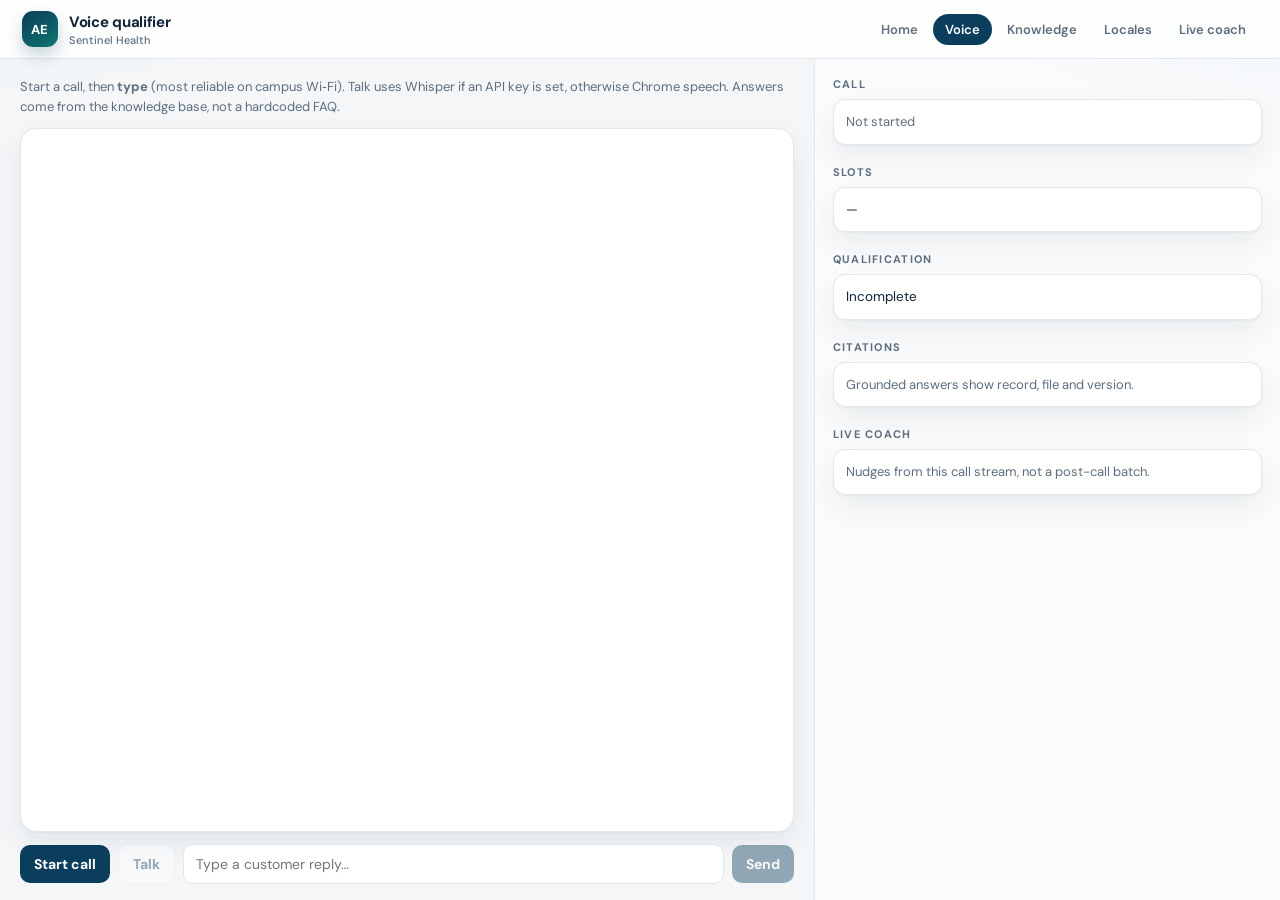
<file: q1_voice_agent/static/index.html>
<!DOCTYPE html>
<html lang="en">
<head>
<meta charset="utf-8">
<title>Voice qualifier · Aether Console</title>
<meta name="viewport" content="width=device-width, initial-scale=1">
<link rel="preconnect" href="https://fonts.googleapis.com">
<link href="https://fonts.googleapis.com/css2?family=DM+Sans:wght@400;500;600;700;800&family=IBM+Plex+Mono:wght@400;500&display=swap" rel="stylesheet">
<link rel="stylesheet" href="/static/app.css">
</head>
<body>
<header class="topbar">
  <a class="brand" href="/">
    <div class="mark">AE</div>
    <div><h1>Voice qualifier</h1><small>Sentinel Health</small></div>
  </a>
  <nav class="nav">
    <a href="/">Home</a>
    <a class="active" href="/agent">Voice</a>
    <a href="/kb">Knowledge</a>
    <a href="/native">Locales</a>
    <a href="/live">Live coach</a>
  </nav>
</header>
<div class="split">
  <section class="chat-pane">
    <p class="hint">Start a call, then <b>type</b> (most reliable on campus Wi‑Fi). Talk uses Whisper if an API key is set, otherwise Chrome speech. Answers come from the knowledge base, not a hardcoded FAQ.</p>
    <div class="log" id="log"></div>
    <div class="composer">
      <button id="start">Start call</button>
      <button id="talk" class="secondary" disabled>Talk</button>
      <input id="text" placeholder="Type a customer reply…" disabled>
      <button id="send" disabled>Send</button>
    </div>
  </section>
  <aside class="side">
    <h2>Call</h2>
    <div id="callmeta" class="side-card hint">Not started</div>
    <h2>Slots</h2>
    <div id="slots" class="side-card">—</div>
    <h2>Qualification</h2>
    <div id="qual" class="side-card">Incomplete</div>
    <h2>Citations</h2>
    <div id="cites" class="side-card hint">Grounded answers show record, file and version.</div>
    <h2>Live coach</h2>
    <div id="nudges" class="side-card hint">Nudges from this call stream, not a post-call batch.</div>
  </aside>
</div>
<script>
let callId = null;
let whisperOn = false;
const logEl = document.getElementById('log');
function add(role, text) {
  const d = document.createElement('div');
  d.className = 'msg ' + (role === 'agent' ? 'agent' : 'cust');
  d.innerHTML = `<div class="who">${role === 'agent' ? 'Agent' : 'You'}</div>${text}`;
  logEl.appendChild(d);
  logEl.scrollTop = logEl.scrollHeight;
}
function playTts(text) {
  const url = '/agent/tts?lang=en&text=' + encodeURIComponent(text);
  const a = new Audio(url);
  a.play().catch(() => {});
}
function renderState(data) {
  document.getElementById('callmeta').textContent = `call ${data.call_id || callId} · ended=${!!data.ended} · lead=${data.lead_id || '—'}`;
  const s = data.slots || {};
  document.getElementById('slots').innerHTML = Object.keys(s).length
    ? Object.entries(s).map(([k,v]) => `<span class="pill">${k}: ${v}</span>`).join('') : '—';
  const q = data.qualification || {};
  const cls = q.status === 'Qualified' ? 'ok' : (q.status === 'Not Eligible' ? 'bad' : 'warn');
  document.getElementById('qual').innerHTML = q.status
    ? `<span class="pill ${cls}">${q.status}</span> ${q.plan || ''} <div class="hint">${(q.reasons||[]).join('; ')}</div>`
    : 'Incomplete';
  const cites = (data.citations && data.citations.length) ? data.citations
    : ((data.retrieval||{}).hits||[]).map(h => h.citation);
  document.getElementById('cites').innerHTML = (cites||[]).map(c => `<div class="cite">${c}</div>`).join('') || '—';
  const nudges = data.nudges || [];
  document.getElementById('nudges').innerHTML = nudges.length
    ? nudges.map(n => `<div class="cite"><b>${n.kind}</b> (${n.confidence}) ${n.text}</div>`).join('')
    : 'No nudge yet.';
}
document.getElementById('start').onclick = async () => {
  const r = await fetch('/agent/start', {method:'POST'});
  const data = await r.json();
  callId = data.call_id;
  whisperOn = !!data.whisper;
  logEl.innerHTML = '';
  add('agent', data.reply);
  if (whisperOn) add('agent', 'Whisper is on. Click Talk, speak, click Talk again to send.');
  else add('agent', 'No API key — type in the box. Talk may fail on campus Wi‑Fi.');
  playTts(data.reply);
  renderState(data);
  document.getElementById('text').disabled = false;
  document.getElementById('send').disabled = false;
  document.getElementById('talk').disabled = false;
};
async function sendUtterance(t) {
  t = (t || '').trim();
  if (!t || !callId) return;
  add('customer', t);
  const r = await fetch('/agent/turn-text', {
    method:'POST', headers:{'Content-Type':'application/json'},
    body: JSON.stringify({call_id: callId, text: t})
  });
  const data = await r.json();
  const reply = data.reply || data.detail || 'I did not catch that.';
  add('agent', typeof reply === 'string' ? reply : JSON.stringify(reply));
  playTts(typeof reply === 'string' ? reply : '');
  renderState(data.reply ? data : {call_id: callId});
}
async function sendText() {
  const inp = document.getElementById('text');
  const t = inp.value.trim();
  inp.value = '';
  await sendUtterance(t);
}
document.getElementById('send').onclick = sendText;
document.getElementById('text').addEventListener('keydown', e => { if (e.key==='Enter') sendText(); });

const talk = document.getElementById('talk');
let listening = false;
let rec = null;
let draft = '';
let retriedLang = false;
let mediaRec = null;
let chunks = [];

function SpeechEngine() { return window.SpeechRecognition || window.webkitSpeechRecognition; }
function stopListen(sendDraft) {
  listening = false;
  talk.textContent = 'Talk';
  try { if (rec) rec.stop(); } catch (e) {}
  rec = null;
  if (sendDraft && draft.trim()) sendUtterance(draft.trim());
  draft = '';
}
function startListen(lang) {
  const SR = SpeechEngine();
  if (!SR) { add('agent', 'This browser cannot listen. Type in the box.'); return; }
  rec = new SR();
  rec.lang = lang; rec.interimResults = true; rec.continuous = true;
  listening = true; draft = '';
  talk.textContent = 'Listening… click to send';
  rec.onresult = (e) => {
    let said = '';
    for (let i = 0; i < e.results.length; i++) said += e.results[i][0].transcript;
    draft = said.trim();
  };
  rec.onerror = (e) => {
    const err = e.error || '';
    if (err === 'aborted' || err === 'no-speech') return;
    if (err === 'network' && !retriedLang) { retriedLang = true; try { rec.stop(); } catch (x) {} startListen('en-US'); return; }
    listening = false; talk.textContent = 'Talk'; rec = null;
    if (draft.trim()) { sendUtterance(draft.trim()); draft = ''; return; }
    if (err === 'network' || err === 'service-not-allowed')
      add('agent', 'Talk failed: Chrome could not reach Google speech. Type in the box.');
    else if (err === 'not-allowed') add('agent', 'Microphone denied. Type in the box.');
    else add('agent', 'Talk failed (' + err + '). Type in the box.');
  };
  rec.onend = () => {
    if (!listening) return;
    listening = false; talk.textContent = 'Talk';
    if (draft.trim()) sendUtterance(draft.trim());
    draft = ''; rec = null;
  };
  try { rec.start(); } catch (e) { listening = false; talk.textContent = 'Talk'; add('agent', 'Could not start the mic.'); }
}
talk.onclick = async () => {
  if (whisperOn) {
    if (listening) {
      listening = false; talk.textContent = 'Talk';
      if (mediaRec && mediaRec.state !== 'inactive') mediaRec.stop();
      return;
    }
    try {
      const stream = await navigator.mediaDevices.getUserMedia({audio: true});
      chunks = [];
      mediaRec = new MediaRecorder(stream);
      mediaRec.ondataavailable = e => { if (e.data.size) chunks.push(e.data); };
      mediaRec.onstop = async () => {
        stream.getTracks().forEach(t => t.stop());
        const blob = new Blob(chunks, {type: mediaRec.mimeType || 'audio/webm'});
        const fd = new FormData();
        fd.append('call_id', callId);
        fd.append('audio', blob, (mediaRec.mimeType || '').includes('mp4') ? 'clip.mp4' : 'clip.webm');
        const r = await fetch('/agent/turn-audio', {method: 'POST', body: fd});
        const data = await r.json();
        if (data.asr_text) add('customer', data.asr_text);
        const reply = data.reply || 'I did not catch that.';
        add('agent', reply); playTts(reply); renderState(data);
      };
      mediaRec.start(); listening = true;
      talk.textContent = 'Listening (Whisper)… click to send';
    } catch (e) { add('agent', 'Microphone denied. Type in the box.'); }
    return;
  }
  if (listening) { stopListen(true); return; }
  retriedLang = false; startListen('en-IN');
};
</script>
</body>
</html>
</file>
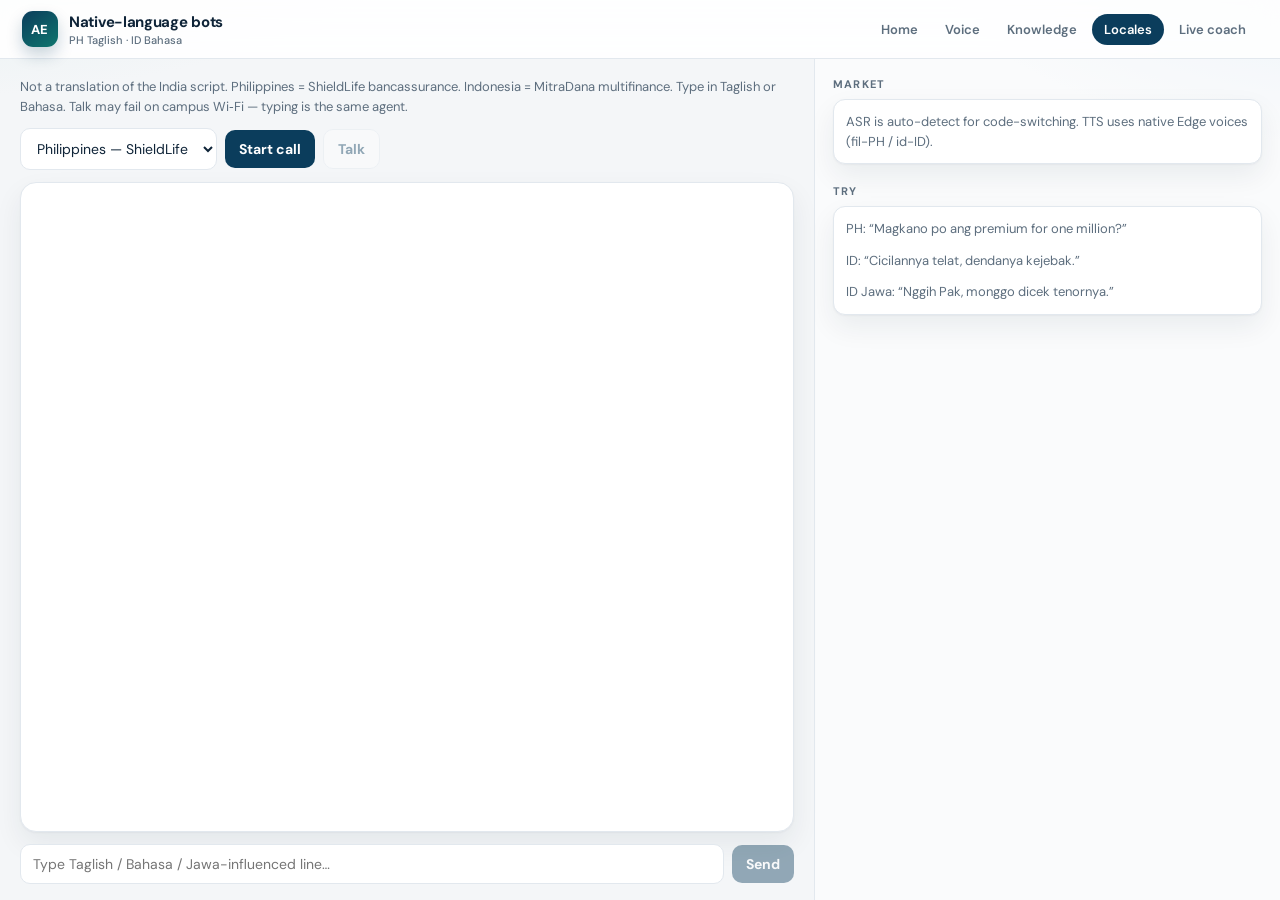
<file: q3_native_bots/static/index.html>
<!DOCTYPE html>
<html lang="en">
<head>
<meta charset="utf-8">
<title>Locales · Aether Console</title>
<meta name="viewport" content="width=device-width, initial-scale=1">
<link rel="preconnect" href="https://fonts.googleapis.com">
<link href="https://fonts.googleapis.com/css2?family=DM+Sans:wght@400;500;600;700;800&family=IBM+Plex+Mono:wght@400;500&display=swap" rel="stylesheet">
<link rel="stylesheet" href="/static/app.css">
</head>
<body>
<header class="topbar">
  <a class="brand" href="/">
    <div class="mark">AE</div>
    <div><h1>Native-language bots</h1><small>PH Taglish · ID Bahasa</small></div>
  </a>
  <nav class="nav">
    <a href="/">Home</a>
    <a href="/agent">Voice</a>
    <a href="/kb">Knowledge</a>
    <a class="active" href="/native">Locales</a>
    <a href="/live">Live coach</a>
  </nav>
</header>
<div class="split">
  <section class="chat-pane">
    <p class="hint">Not a translation of the India script. Philippines = ShieldLife bancassurance. Indonesia = MitraDana multifinance. Type in Taglish or Bahasa. Talk may fail on campus Wi‑Fi — typing is the same agent.</p>
    <div class="composer" style="margin-top:0">
      <select id="market">
        <option value="PH">Philippines — ShieldLife</option>
        <option value="ID">Indonesia — MitraDana</option>
      </select>
      <button id="start">Start call</button>
      <button id="talk" class="secondary" disabled>Talk</button>
      <span class="hint" id="meta"></span>
    </div>
    <div class="log" id="log" style="margin-top:12px"></div>
    <div class="composer">
      <input id="text" placeholder="Type Taglish / Bahasa / Jawa-influenced line…" disabled>
      <button id="send" disabled>Send</button>
    </div>
  </section>
  <aside class="side">
    <h2>Market</h2>
    <div class="side-card hint">ASR is auto-detect for code-switching. TTS uses native Edge voices (fil-PH / id-ID).</div>
    <h2>Try</h2>
    <div class="side-card">
      <p class="hint">PH: “Magkano po ang premium for one million?”</p>
      <p class="hint">ID: “Cicilannya telat, dendanya kejebak.”</p>
      <p class="hint" style="margin:0">ID Jawa: “Nggih Pak, monggo dicek tenornya.”</p>
    </div>
  </aside>
</div>
<script>
let callId=null, market='PH';
const logEl=document.getElementById('log');
function add(role,text){
  const d=document.createElement('div');
  d.className='msg '+(role==='cust'||role==='customer'?'cust':'agent');
  d.innerHTML=`<div class="who">${role==='cust'||role==='customer'?'You':'Agent'}</div>${text}`;
  logEl.appendChild(d); logEl.scrollTop=logEl.scrollHeight;
}
function tts(text, lang){ new Audio('/native/tts?lang='+lang+'&text='+encodeURIComponent(text)).play().catch(()=>{}); }
document.getElementById('start').onclick=async()=>{
  market=document.getElementById('market').value;
  const r=await fetch('/native/start/'+market,{method:'POST'});
  const d=await r.json(); callId=d.call_id; logEl.innerHTML='';
  add('agent', d.reply); tts(d.reply, market==='PH'?'fil':'id');
  document.getElementById('meta').textContent = d.company+' · '+d.use_case;
  document.getElementById('text').disabled=false; document.getElementById('send').disabled=false;
  document.getElementById('talk').disabled=false;
};
let listening=false;
document.getElementById('talk').onclick=()=>{
  const SR=window.SpeechRecognition||window.webkitSpeechRecognition;
  if(!SR){ add('agent','No browser speech API — type instead.'); return; }
  if(listening) return;
  const rec=new SR();
  rec.lang = market==='PH' ? 'fil-PH' : 'id-ID';
  rec.interimResults=false; rec.continuous=false;
  listening=true; document.getElementById('talk').textContent='Listening…';
  rec.onresult=e=>{
    const said=(e.results[0]&&e.results[0][0]&&e.results[0][0].transcript)||'';
    if(!said) return;
    add('cust', said);
    fetch('/native/turn-text',{method:'POST',headers:{'Content-Type':'application/json'},
      body:JSON.stringify({call_id:callId,text:said,market})})
      .then(r=>r.json()).then(d=>{
        const reply=d.reply||'I did not catch that.';
        add('agent', reply); tts(reply, market==='PH'?'fil':'id');
      });
  };
  rec.onerror=e=>{
    const err=e.error||'';
    if(err==='aborted'||err==='no-speech') return;
    if(err==='network'||err==='service-not-allowed'){
      add('agent','Talk failed: Chrome could not reach Google speech. Type in the box.');
      return;
    }
    add('agent','Could not hear that ('+err+'). Type instead.');
  };
  rec.onend=()=>{listening=false; document.getElementById('talk').textContent='Talk';};
  rec.start();
};
async function send(){
  const inp=document.getElementById('text'); const t=inp.value.trim(); if(!t) return; inp.value='';
  add('cust', t);
  const r=await fetch('/native/turn-text',{method:'POST',headers:{'Content-Type':'application/json'},body:JSON.stringify({call_id:callId,text:t,market})});
  const d=await r.json(); add('agent', d.reply); tts(d.reply, market==='PH'?'fil':'id');
}
document.getElementById('send').onclick=send;
document.getElementById('text').addEventListener('keydown',e=>{if(e.key==='Enter')send();});
</script>
</body>
</html>
</file>
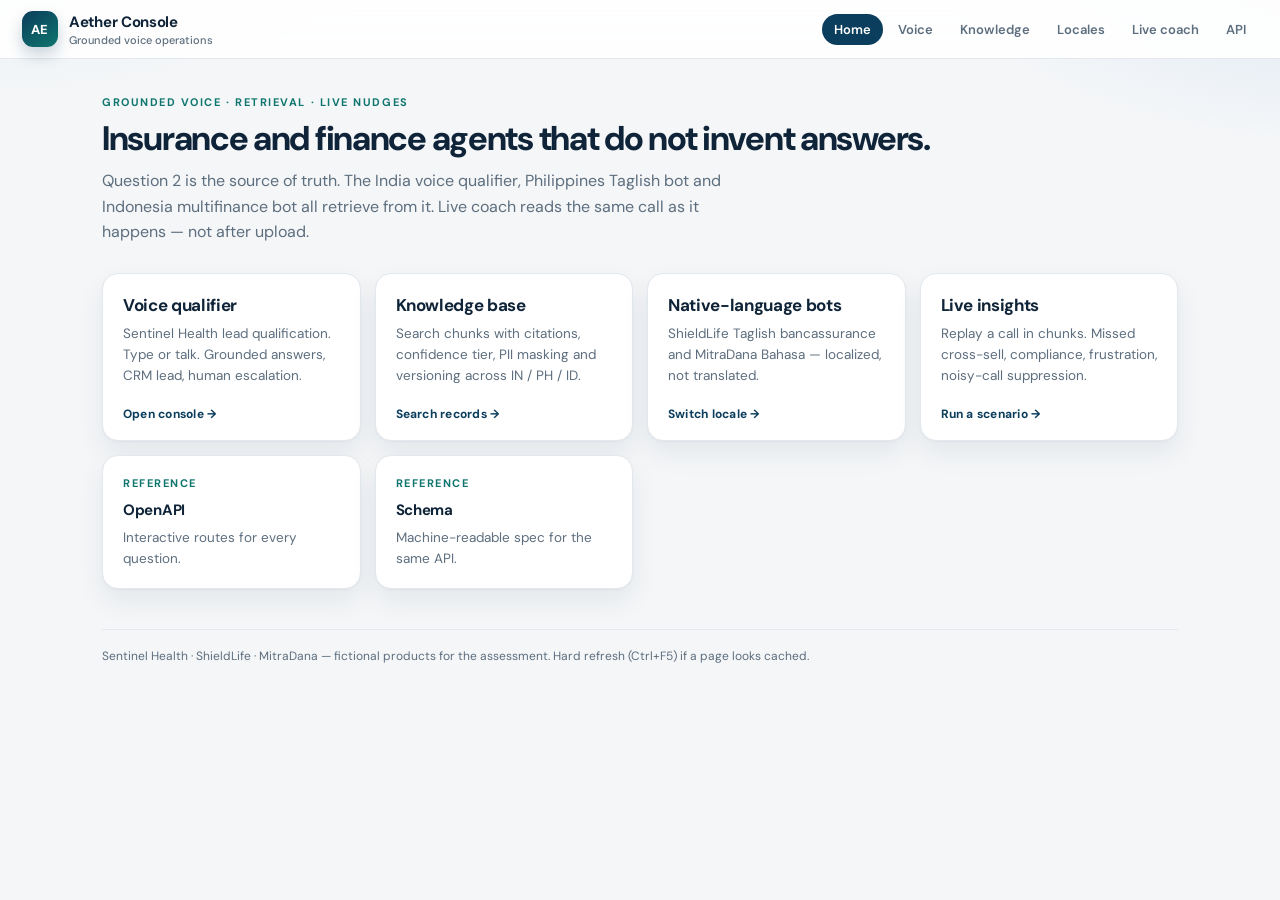
<file: static/home.html>
<!DOCTYPE html>
<html lang="en">
<head>
<meta charset="utf-8">
<title>Aether Console</title>
<meta name="viewport" content="width=device-width, initial-scale=1">
<link rel="preconnect" href="https://fonts.googleapis.com">
<link href="https://fonts.googleapis.com/css2?family=DM+Sans:ital,opsz,wght@0,9..40,400;0,9..40,500;0,9..40,600;0,9..40,700;0,9..40,800;1,9..40,400&family=IBM+Plex+Mono:wght@400;500&display=swap" rel="stylesheet">
<link rel="stylesheet" href="/static/app.css">
</head>
<body>
<header class="topbar">
  <a class="brand" href="/">
    <div class="mark">AE</div>
    <div><h1>Aether Console</h1><small>Grounded voice operations</small></div>
  </a>
  <nav class="nav">
    <a class="active" href="/">Home</a>
    <a href="/agent">Voice</a>
    <a href="/kb">Knowledge</a>
    <a href="/native">Locales</a>
    <a href="/live">Live coach</a>
    <a href="/docs">API</a>
  </nav>
</header>
<main class="page">
  <div class="hero">
    <p class="kicker">Grounded voice · retrieval · live nudges</p>
    <h2>Insurance and finance agents that do not invent answers.</h2>
    <p class="lede">Question 2 is the source of truth. The India voice qualifier, Philippines Taglish bot and Indonesia multifinance bot all retrieve from it. Live coach reads the same call as it happens — not after upload.</p>
  </div>
  <div class="cards">
    <a class="tile" href="/agent">
      <h3>Voice qualifier</h3>
      <p>Sentinel Health lead qualification. Type or talk. Grounded answers, CRM lead, human escalation.</p>
      <span class="go">Open console →</span>
    </a>
    <a class="tile" href="/kb">
      <h3>Knowledge base</h3>
      <p>Search chunks with citations, confidence tier, PII masking and versioning across IN / PH / ID.</p>
      <span class="go">Search records →</span>
    </a>
    <a class="tile" href="/native">
      <h3>Native-language bots</h3>
      <p>ShieldLife Taglish bancassurance and MitraDana Bahasa — localized, not translated.</p>
      <span class="go">Switch locale →</span>
    </a>
    <a class="tile" href="/live">
      <h3>Live insights</h3>
      <p>Replay a call in chunks. Missed cross-sell, compliance, frustration, noisy-call suppression.</p>
      <span class="go">Run a scenario →</span>
    </a>
    <a class="tile compact" href="/docs">
      <div class="kicker">Reference</div>
      <h3>OpenAPI</h3>
      <p>Interactive routes for every question.</p>
    </a>
    <a class="tile compact" href="/docs/openapi">
      <div class="kicker">Reference</div>
      <h3>Schema</h3>
      <p>Machine-readable spec for the same API.</p>
    </a>
  </div>
  <p class="footer">Sentinel Health · ShieldLife · MitraDana — fictional products for the assessment. Hard refresh (Ctrl+F5) if a page looks cached.</p>
</main>
</body>
</html>
</file>
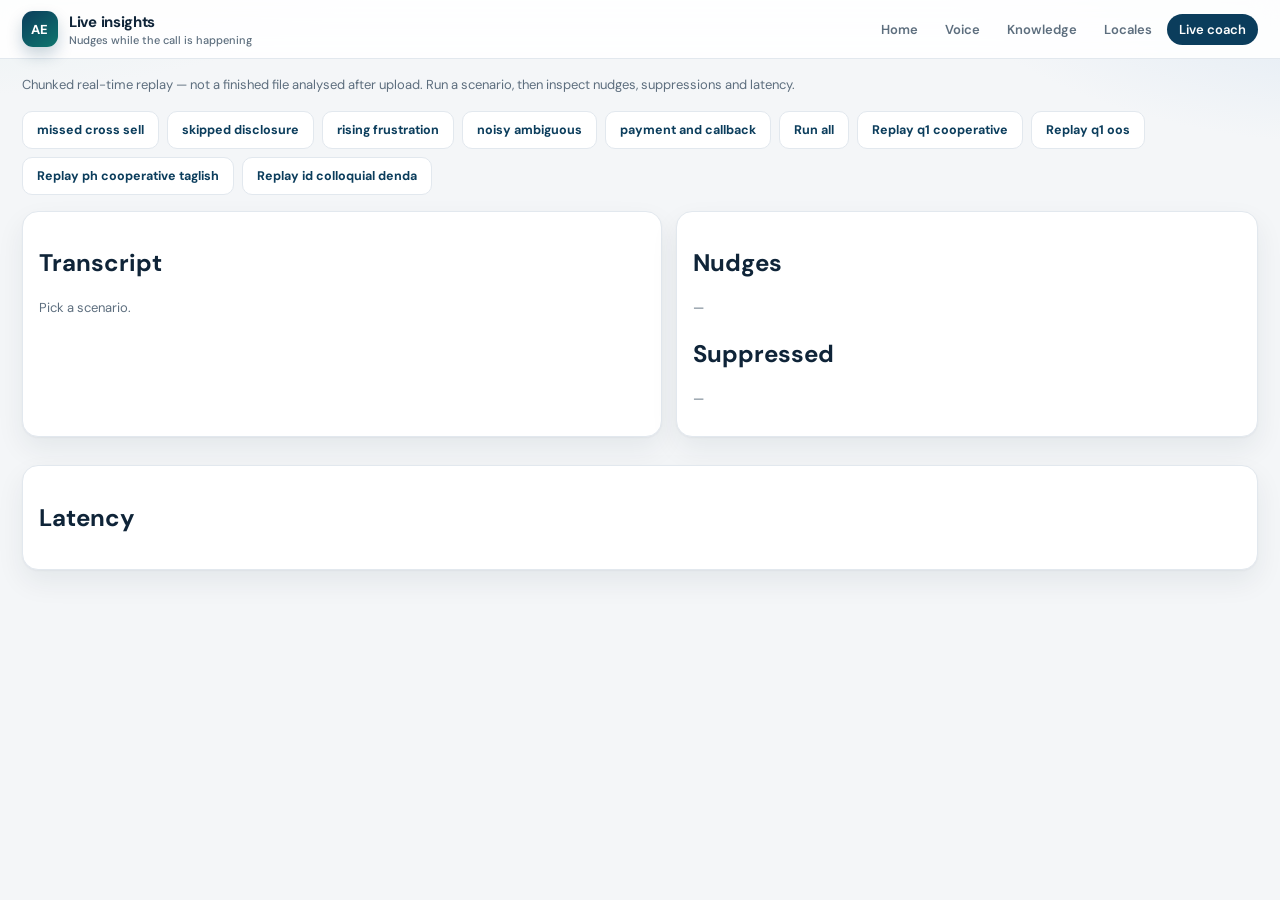
<file: q4_live_nudges/static/dashboard.html>
<!DOCTYPE html>
<html lang="en">
<head>
<meta charset="utf-8">
<title>Live coach · Aether Console</title>
<meta name="viewport" content="width=device-width, initial-scale=1">
<link rel="preconnect" href="https://fonts.googleapis.com">
<link href="https://fonts.googleapis.com/css2?family=DM+Sans:wght@400;500;600;700;800&family=IBM+Plex+Mono:wght@400;500&display=swap" rel="stylesheet">
<link rel="stylesheet" href="/static/app.css">
</head>
<body>
<header class="topbar">
  <a class="brand" href="/">
    <div class="mark">AE</div>
    <div><h1>Live insights</h1><small>Nudges while the call is happening</small></div>
  </a>
  <nav class="nav">
    <a href="/">Home</a>
    <a href="/agent">Voice</a>
    <a href="/kb">Knowledge</a>
    <a href="/native">Locales</a>
    <a class="active" href="/live">Live coach</a>
  </nav>
</header>
<p class="hint" style="padding:16px 22px 0;margin:0">Chunked real-time replay — not a finished file analysed after upload. Run a scenario, then inspect nudges, suppressions and latency.</p>
<div class="toolbar" id="btns"></div>
<div class="dash">
  <div class="panel"><h2>Transcript</h2><div id="tr" class="hint">Pick a scenario.</div></div>
  <div class="panel"><h2>Nudges</h2><div id="nu" class="hint">—</div><h2>Suppressed</h2><div id="su" class="hint">—</div></div>
  <div class="panel" style="grid-column:1/-1"><h2>Latency</h2><div id="lat"></div></div>
</div>
<script>
const names = ["missed_cross_sell","skipped_disclosure","rising_frustration","noisy_ambiguous","payment_and_callback"];
const btns = document.getElementById('btns');
names.forEach(n => {
  const b = document.createElement('button'); b.textContent = n.replaceAll('_',' '); b.onclick = () => run(n); btns.appendChild(b);
});
const all = document.createElement('button'); all.textContent = 'Run all'; all.onclick = () => run('all'); btns.appendChild(all);
['q1_cooperative','q1_oos','ph_cooperative_taglish','id_colloquial_denda'].forEach(stem => {
  const b = document.createElement('button'); b.textContent = 'Replay ' + stem.replaceAll('_',' '); b.onclick = () => replay(stem); btns.appendChild(b);
});
async function replay(stem) {
  document.getElementById('tr').textContent = 'Replaying ' + stem + ' …';
  const r = await fetch('/live/replay-transcript/' + stem + '?fast=true', {method:'POST'});
  const data = await r.json();
  if (data.error) { document.getElementById('tr').textContent = data.error; return; }
  const full = await fetch('/live/last/replay:' + stem).then(x => x.json());
  paint(full);
}
async function run(name) {
  document.getElementById('tr').textContent = 'Running ' + name + ' …';
  const r = await fetch('/live/run/' + name + '?fast=true', {method:'POST'});
  const data = await r.json();
  const first = data.results[data.results.length-1];
  const full = await fetch('/live/last/' + first.name).then(x => x.json());
  paint(full);
}
function paint(full) {
  document.getElementById('tr').innerHTML = (full.transcript||[]).map(t =>
    `<div class="line ${t.speaker}"><b>${t.speaker}</b> ${t.text}</div>`).join('') || '—';
  document.getElementById('nu').innerHTML = (full.nudges||[]).map(n =>
    `<div class="nudge ${n.kind}"><b>${n.kind}</b> · ${n.confidence}<br>${n.text}<br><i>${n.evidence}</i></div>`).join('') || '<em>none</em>';
  document.getElementById('su').innerHTML = (full.suppressed||[]).map(n =>
    `<div class="cite">${n.kind} — ${n.suppress_reason}</div>`).join('') || '<em>none</em>';
  const lat = full.latency || {};
  document.getElementById('lat').innerHTML = '<table><tr><th>component</th><th>n</th><th>p50</th><th>p95</th><th>mean</th></tr>' +
    Object.entries(lat).map(([k,s]) => `<tr><td>${k}</td><td>${s.count}</td><td>${s.p50_ms}</td><td>${s.p95_ms}</td><td>${s.mean_ms}</td></tr>`).join('') + '</table>';
}
try {
  const ws = new WebSocket((location.protocol==='https:'?'wss':'ws') + '://' + location.host + '/live/ws');
  ws.onmessage = ev => console.log('nudge ws', ev.data);
} catch (e) {}
</script>
</body>
</html>
</file>
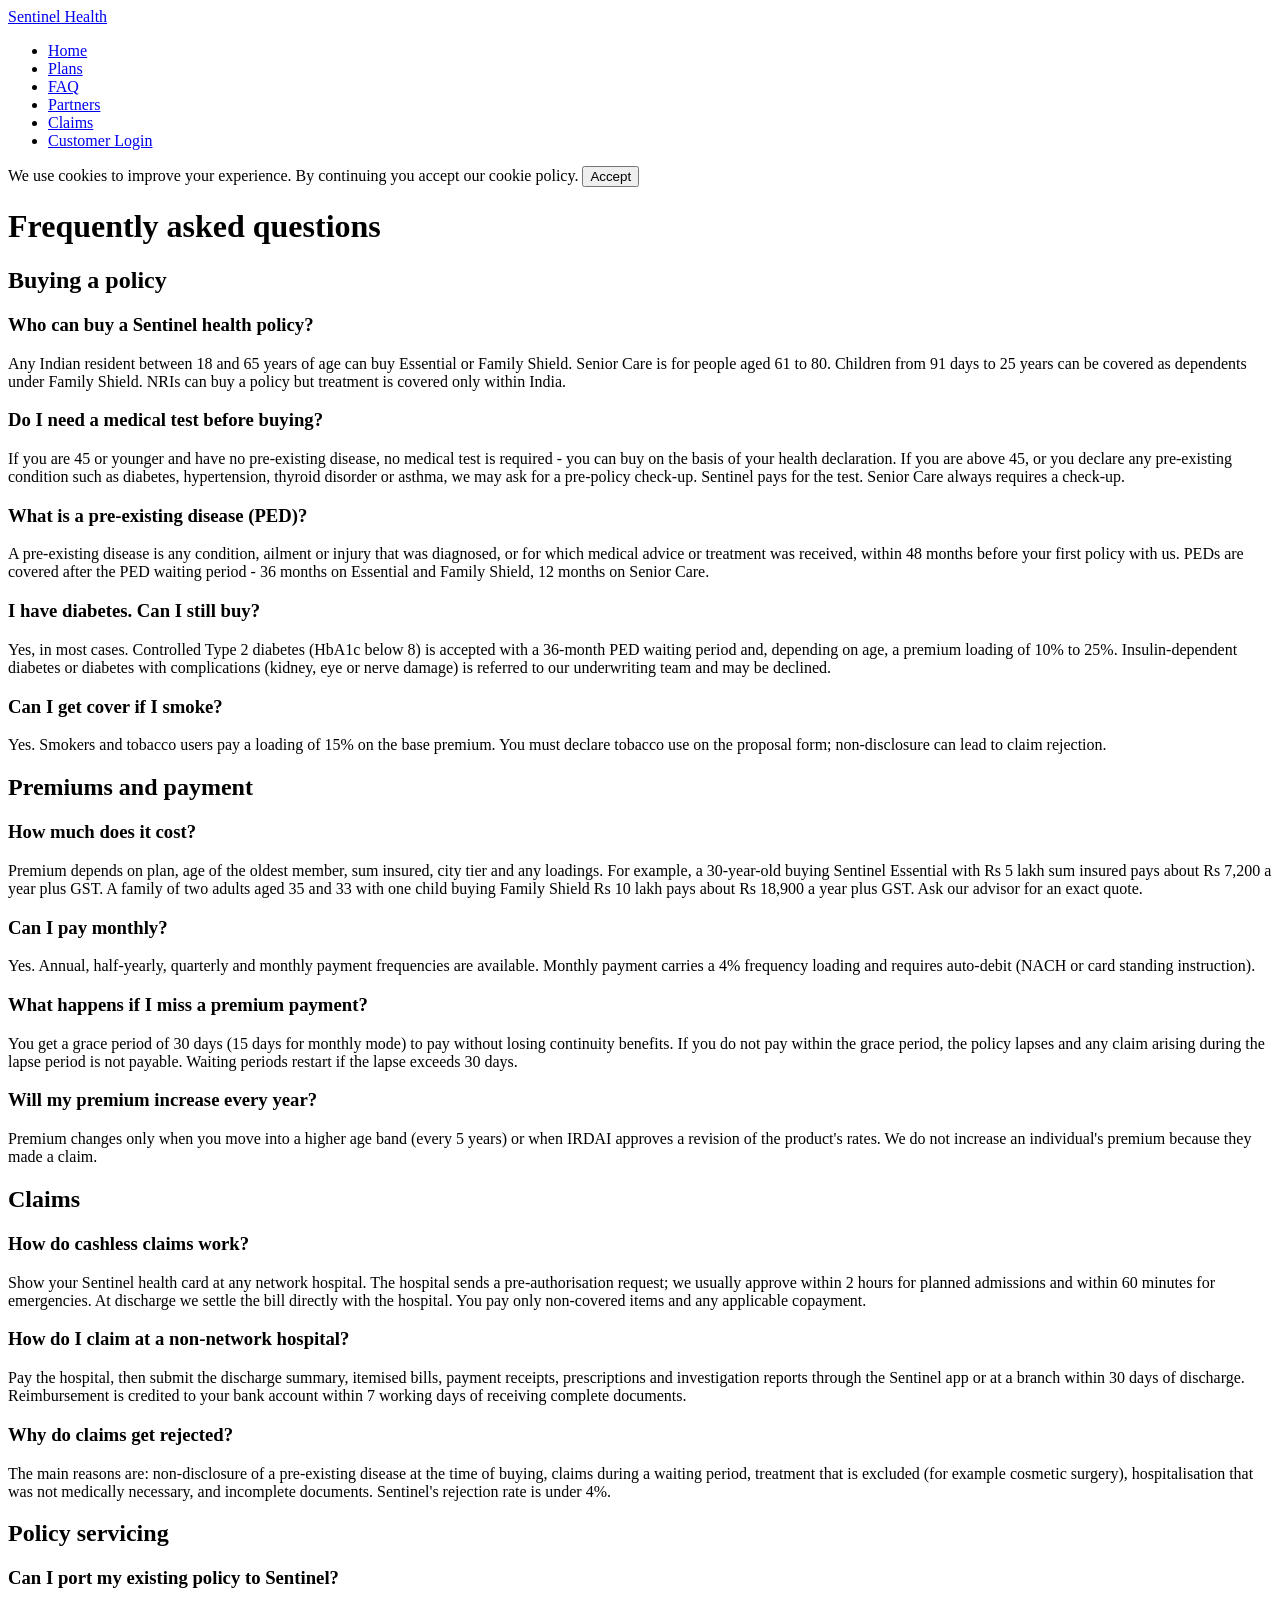
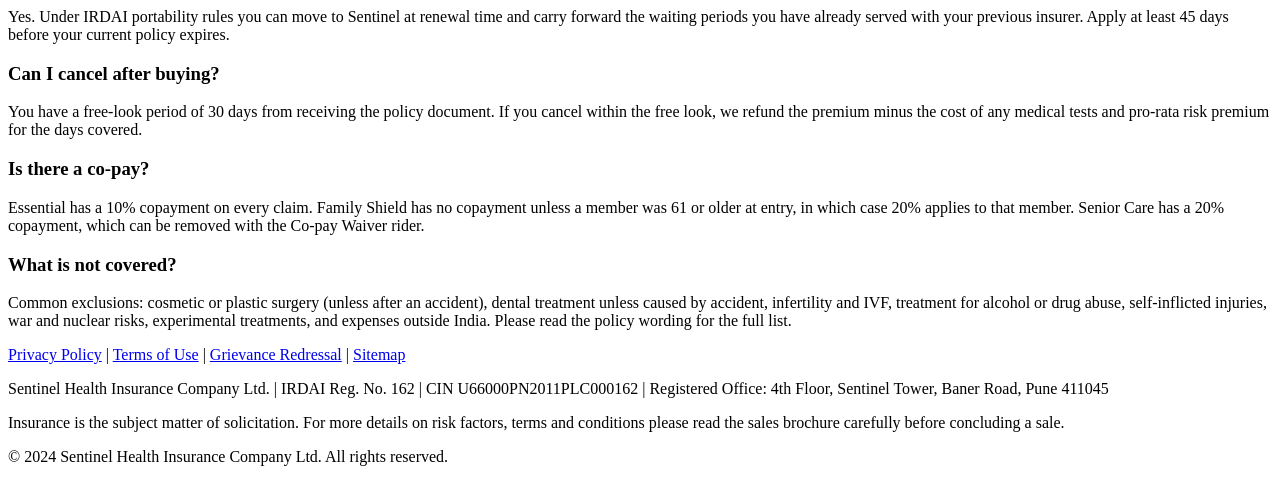
<file: q2_knowledge_base/sources/website/faq.html>
<!DOCTYPE html>
<html lang="en">
<head><meta charset="utf-8"><title>FAQ | Sentinel Health Insurance</title></head>
<body>
<header class="site-header">
  <a class="logo" href="/">Sentinel Health</a>
  <nav>
    <ul>
      <li><a href="/">Home</a></li>
      <li><a href="/plans.html">Plans</a></li>
      <li><a href="/faq.html">FAQ</a></li>
      <li><a href="/partners.html">Partners</a></li>
      <li><a href="/claims">Claims</a></li>
      <li><a href="/login">Customer Login</a></li>
    </ul>
  </nav>
</header>
<div class="cookie-banner">We use cookies to improve your experience. By continuing you accept our cookie policy. <button>Accept</button></div>

<main>
  <h1>Frequently asked questions</h1>

  <h2>Buying a policy</h2>

  <h3>Who can buy a Sentinel health policy?</h3>
  <p>Any Indian resident between 18 and 65 years of age can buy Essential or Family Shield. Senior Care is for people aged 61 to 80. Children from 91 days to 25 years can be covered as dependents under Family Shield. NRIs can buy a policy but treatment is covered only within India.</p>

  <h3>Do I need a medical test before buying?</h3>
  <p>If you are 45 or younger and have no pre-existing disease, no medical test is required - you can buy on the basis of your health declaration. If you are above 45, or you declare any pre-existing condition such as diabetes, hypertension, thyroid disorder or asthma, we may ask for a pre-policy check-up. Sentinel pays for the test. Senior Care always requires a check-up.</p>

  <h3>What is a pre-existing disease (PED)?</h3>
  <p>A pre-existing disease is any condition, ailment or injury that was diagnosed, or for which medical advice or treatment was received, within 48 months before your first policy with us. PEDs are covered after the PED waiting period - 36 months on Essential and Family Shield, 12 months on Senior Care.</p>

  <h3>I have diabetes. Can I still buy?</h3>
  <p>Yes, in most cases. Controlled Type 2 diabetes (HbA1c below 8) is accepted with a 36-month PED waiting period and, depending on age, a premium loading of 10% to 25%. Insulin-dependent diabetes or diabetes with complications (kidney, eye or nerve damage) is referred to our underwriting team and may be declined.</p>

  <h3>Can I get cover if I smoke?</h3>
  <p>Yes. Smokers and tobacco users pay a loading of 15% on the base premium. You must declare tobacco use on the proposal form; non-disclosure can lead to claim rejection.</p>

  <h2>Premiums and payment</h2>

  <h3>How much does it cost?</h3>
  <p>Premium depends on plan, age of the oldest member, sum insured, city tier and any loadings. For example, a 30-year-old buying Sentinel Essential with Rs 5 lakh sum insured pays about Rs 7,200 a year plus GST. A family of two adults aged 35 and 33 with one child buying Family Shield Rs 10 lakh pays about Rs 18,900 a year plus GST. Ask our advisor for an exact quote.</p>

  <h3>Can I pay monthly?</h3>
  <p>Yes. Annual, half-yearly, quarterly and monthly payment frequencies are available. Monthly payment carries a 4% frequency loading and requires auto-debit (NACH or card standing instruction).</p>

  <h3>What happens if I miss a premium payment?</h3>
  <p>You get a grace period of 30 days (15 days for monthly mode) to pay without losing continuity benefits. If you do not pay within the grace period, the policy lapses and any claim arising during the lapse period is not payable. Waiting periods restart if the lapse exceeds 30 days.</p>

  <h3>Will my premium increase every year?</h3>
  <p>Premium changes only when you move into a higher age band (every 5 years) or when IRDAI approves a revision of the product's rates. We do not increase an individual's premium because they made a claim.</p>

  <h2>Claims</h2>

  <h3>How do cashless claims work?</h3>
  <p>Show your Sentinel health card at any network hospital. The hospital sends a pre-authorisation request; we usually approve within 2 hours for planned admissions and within 60 minutes for emergencies. At discharge we settle the bill directly with the hospital. You pay only non-covered items and any applicable copayment.</p>

  <h3>How do I claim at a non-network hospital?</h3>
  <p>Pay the hospital, then submit the discharge summary, itemised bills, payment receipts, prescriptions and investigation reports through the Sentinel app or at a branch within 30 days of discharge. Reimbursement is credited to your bank account within 7 working days of receiving complete documents.</p>

  <h3>Why do claims get rejected?</h3>
  <p>The main reasons are: non-disclosure of a pre-existing disease at the time of buying, claims during a waiting period, treatment that is excluded (for example cosmetic surgery), hospitalisation that was not medically necessary, and incomplete documents. Sentinel's rejection rate is under 4%.</p>

  <h2>Policy servicing</h2>

  <h3>Can I port my existing policy to Sentinel?</h3>
  <p>Yes. Under IRDAI portability rules you can move to Sentinel at renewal time and carry forward the waiting periods you have already served with your previous insurer. Apply at least 45 days before your current policy expires.</p>

  <h3>Can I cancel after buying?</h3>
  <p>You have a free-look period of 30 days from receiving the policy document. If you cancel within the free look, we refund the premium minus the cost of any medical tests and pro-rata risk premium for the days covered.</p>

  <h3>Is there a co-pay?</h3>
  <p>Essential has a 10% copayment on every claim. Family Shield has no copayment unless a member was 61 or older at entry, in which case 20% applies to that member. Senior Care has a 20% copayment, which can be removed with the Co-pay Waiver rider.</p>

  <h3>What is not covered?</h3>
  <p>Common exclusions: cosmetic or plastic surgery (unless after an accident), dental treatment unless caused by accident, infertility and IVF, treatment for alcohol or drug abuse, self-inflicted injuries, war and nuclear risks, experimental treatments, and expenses outside India. Please read the policy wording for the full list.</p>
</main>

<footer class="site-footer">
  <div class="footer-links">
    <a href="/privacy">Privacy Policy</a> | <a href="/terms">Terms of Use</a> | <a href="/grievance">Grievance Redressal</a> | <a href="/sitemap">Sitemap</a>
  </div>
  <p>Sentinel Health Insurance Company Ltd. | IRDAI Reg. No. 162 | CIN U66000PN2011PLC000162 | Registered Office: 4th Floor, Sentinel Tower, Baner Road, Pune 411045</p>
  <p>Insurance is the subject matter of solicitation. For more details on risk factors, terms and conditions please read the sales brochure carefully before concluding a sale.</p>
  <p>&copy; 2024 Sentinel Health Insurance Company Ltd. All rights reserved.</p>
</footer>
</body>
</html>
</file>
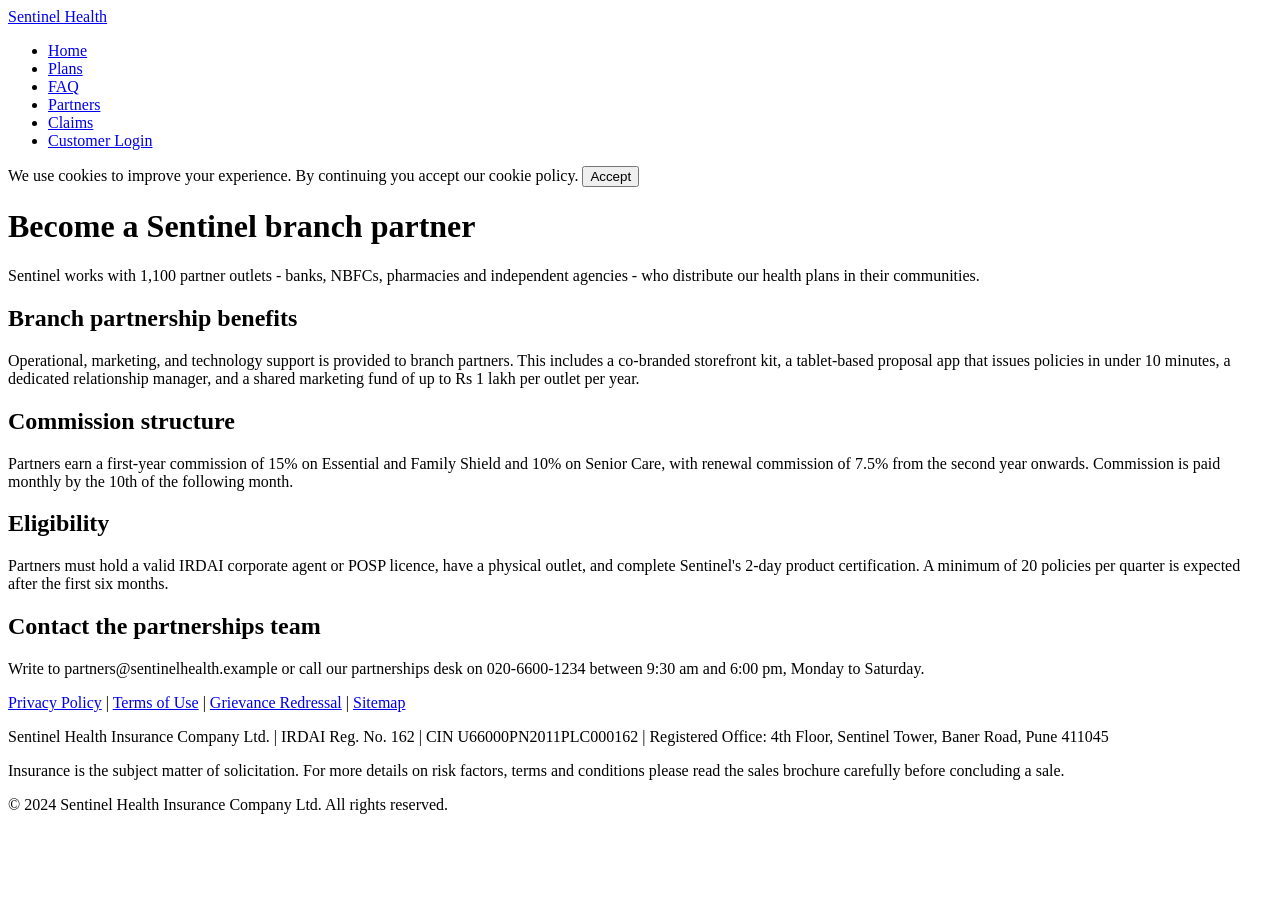
<file: q2_knowledge_base/sources/website/partners.html>
<!DOCTYPE html>
<html lang="en">
<head><meta charset="utf-8"><title>Branch Partners | Sentinel Health Insurance</title></head>
<body>
<header class="site-header">
  <a class="logo" href="/">Sentinel Health</a>
  <nav>
    <ul>
      <li><a href="/">Home</a></li>
      <li><a href="/plans.html">Plans</a></li>
      <li><a href="/faq.html">FAQ</a></li>
      <li><a href="/partners.html">Partners</a></li>
      <li><a href="/claims">Claims</a></li>
      <li><a href="/login">Customer Login</a></li>
    </ul>
  </nav>
</header>
<div class="cookie-banner">We use cookies to improve your experience. By continuing you accept our cookie policy. <button>Accept</button></div>

<main>
  <h1>Become a Sentinel branch partner</h1>
  <p>Sentinel works with 1,100 partner outlets - banks, NBFCs, pharmacies and independent agencies - who distribute our health plans in their communities.</p>

  <h2>Branch partnership benefits</h2>
  <p>Operational, marketing, and technology support is provided to branch partners. This includes a co-branded storefront kit, a tablet-based proposal app that issues policies in under 10 minutes, a dedicated relationship manager, and a shared marketing fund of up to Rs 1 lakh per outlet per year.</p>

  <h2>Commission structure</h2>
  <p>Partners earn a first-year commission of 15% on Essential and Family Shield and 10% on Senior Care, with renewal commission of 7.5% from the second year onwards. Commission is paid monthly by the 10th of the following month.</p>

  <h2>Eligibility</h2>
  <p>Partners must hold a valid IRDAI corporate agent or POSP licence, have a physical outlet, and complete Sentinel's 2-day product certification. A minimum of 20 policies per quarter is expected after the first six months.</p>

  <h2>Contact the partnerships team</h2>
  <p>Write to partners@sentinelhealth.example or call our partnerships desk on 020-6600-1234 between 9:30 am and 6:00 pm, Monday to Saturday.</p>
</main>

<footer class="site-footer">
  <div class="footer-links">
    <a href="/privacy">Privacy Policy</a> | <a href="/terms">Terms of Use</a> | <a href="/grievance">Grievance Redressal</a> | <a href="/sitemap">Sitemap</a>
  </div>
  <p>Sentinel Health Insurance Company Ltd. | IRDAI Reg. No. 162 | CIN U66000PN2011PLC000162 | Registered Office: 4th Floor, Sentinel Tower, Baner Road, Pune 411045</p>
  <p>Insurance is the subject matter of solicitation. For more details on risk factors, terms and conditions please read the sales brochure carefully before concluding a sale.</p>
  <p>&copy; 2024 Sentinel Health Insurance Company Ltd. All rights reserved.</p>
</footer>
</body>
</html>
</file>
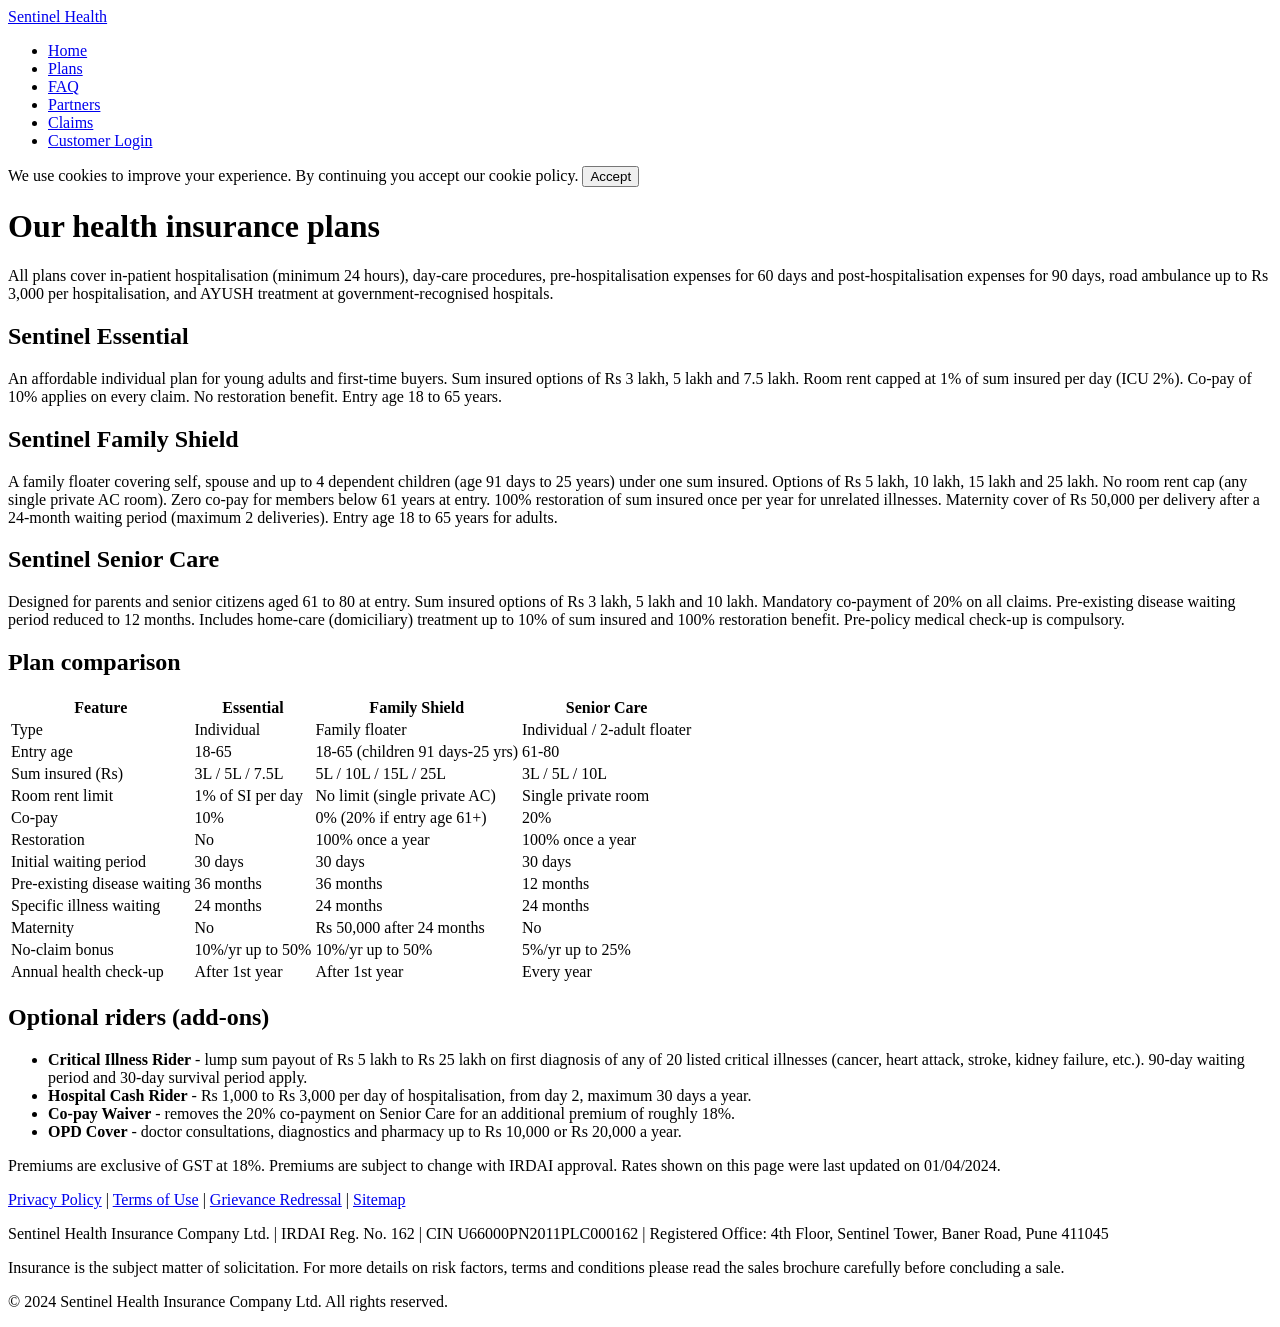
<file: q2_knowledge_base/sources/website/plans.html>
<!DOCTYPE html>
<html lang="en">
<head><meta charset="utf-8"><title>Plans | Sentinel Health Insurance</title></head>
<body>
<header class="site-header">
  <a class="logo" href="/">Sentinel Health</a>
  <nav>
    <ul>
      <li><a href="/">Home</a></li>
      <li><a href="/plans.html">Plans</a></li>
      <li><a href="/faq.html">FAQ</a></li>
      <li><a href="/partners.html">Partners</a></li>
      <li><a href="/claims">Claims</a></li>
      <li><a href="/login">Customer Login</a></li>
    </ul>
  </nav>
</header>
<div class="cookie-banner">We use cookies to improve your experience. By continuing you accept our cookie policy. <button>Accept</button></div>

<main>
  <h1>Our health insurance plans</h1>
  <p>All plans cover in-patient hospitalisation (minimum 24 hours), day-care procedures, pre-hospitalisation expenses for 60 days and post-hospitalisation expenses for 90 days, road ambulance up to Rs 3,000 per hospitalisation, and AYUSH treatment at government-recognised hospitals.</p>

  <h2>Sentinel Essential</h2>
  <p>An affordable individual plan for young adults and first-time buyers. Sum insured options of Rs 3 lakh, 5 lakh and 7.5 lakh. Room rent capped at 1% of sum insured per day (ICU 2%). Co-pay of 10% applies on every claim. No restoration benefit. Entry age 18 to 65 years.</p>

  <h2>Sentinel Family Shield</h2>
  <p>A family floater covering self, spouse and up to 4 dependent children (age 91 days to 25 years) under one sum insured. Options of Rs 5 lakh, 10 lakh, 15 lakh and 25 lakh. No room rent cap (any single private AC room). Zero co-pay for members below 61 years at entry. 100% restoration of sum insured once per year for unrelated illnesses. Maternity cover of Rs 50,000 per delivery after a 24-month waiting period (maximum 2 deliveries). Entry age 18 to 65 years for adults.</p>

  <h2>Sentinel Senior Care</h2>
  <p>Designed for parents and senior citizens aged 61 to 80 at entry. Sum insured options of Rs 3 lakh, 5 lakh and 10 lakh. Mandatory co-payment of 20% on all claims. Pre-existing disease waiting period reduced to 12 months. Includes home-care (domiciliary) treatment up to 10% of sum insured and 100% restoration benefit. Pre-policy medical check-up is compulsory.</p>

  <h2>Plan comparison</h2>
  <table class="comparison">
    <thead>
      <tr><th>Feature</th><th>Essential</th><th>Family Shield</th><th>Senior Care</th></tr>
    </thead>
    <tbody>
      <tr><td>Type</td><td>Individual</td><td>Family floater</td><td>Individual / 2-adult floater</td></tr>
      <tr><td>Entry age</td><td>18-65</td><td>18-65 (children 91 days-25 yrs)</td><td>61-80</td></tr>
      <tr><td>Sum insured (Rs)</td><td>3L / 5L / 7.5L</td><td>5L / 10L / 15L / 25L</td><td>3L / 5L / 10L</td></tr>
      <tr><td>Room rent limit</td><td>1% of SI per day</td><td>No limit (single private AC)</td><td>Single private room</td></tr>
      <tr><td>Co-pay</td><td>10%</td><td>0% (20% if entry age 61+)</td><td>20%</td></tr>
      <tr><td>Restoration</td><td>No</td><td>100% once a year</td><td>100% once a year</td></tr>
      <tr><td>Initial waiting period</td><td>30 days</td><td>30 days</td><td>30 days</td></tr>
      <tr><td>Pre-existing disease waiting</td><td>36 months</td><td>36 months</td><td>12 months</td></tr>
      <tr><td>Specific illness waiting</td><td>24 months</td><td>24 months</td><td>24 months</td></tr>
      <tr><td>Maternity</td><td>No</td><td>Rs 50,000 after 24 months</td><td>No</td></tr>
      <tr><td>No-claim bonus</td><td>10%/yr up to 50%</td><td>10%/yr up to 50%</td><td>5%/yr up to 25%</td></tr>
      <tr><td>Annual health check-up</td><td>After 1st year</td><td>After 1st year</td><td>Every year</td></tr>
    </tbody>
  </table>

  <h2>Optional riders (add-ons)</h2>
  <ul>
    <li><strong>Critical Illness Rider</strong> - lump sum payout of Rs 5 lakh to Rs 25 lakh on first diagnosis of any of 20 listed critical illnesses (cancer, heart attack, stroke, kidney failure, etc.). 90-day waiting period and 30-day survival period apply.</li>
    <li><strong>Hospital Cash Rider</strong> - Rs 1,000 to Rs 3,000 per day of hospitalisation, from day 2, maximum 30 days a year.</li>
    <li><strong>Co-pay Waiver</strong> - removes the 20% co-payment on Senior Care for an additional premium of roughly 18%.</li>
    <li><strong>OPD Cover</strong> - doctor consultations, diagnostics and pharmacy up to Rs 10,000 or Rs 20,000 a year.</li>
  </ul>

  <p class="small">Premiums are exclusive of GST at 18%. Premiums are subject to change with IRDAI approval. Rates shown on this page were last updated on 01/04/2024.</p>
</main>

<footer class="site-footer">
  <div class="footer-links">
    <a href="/privacy">Privacy Policy</a> | <a href="/terms">Terms of Use</a> | <a href="/grievance">Grievance Redressal</a> | <a href="/sitemap">Sitemap</a>
  </div>
  <p>Sentinel Health Insurance Company Ltd. | IRDAI Reg. No. 162 | CIN U66000PN2011PLC000162 | Registered Office: 4th Floor, Sentinel Tower, Baner Road, Pune 411045</p>
  <p>Insurance is the subject matter of solicitation. For more details on risk factors, terms and conditions please read the sales brochure carefully before concluding a sale.</p>
  <p>&copy; 2024 Sentinel Health Insurance Company Ltd. All rights reserved.</p>
</footer>
</body>
</html>
</file>
<file: static/app.css>
:root {
  --bg: #f4f6f8;
  --surface: #ffffff;
  --ink: #0f2438;
  --muted: #5d6e7e;
  --line: #e2e8ee;
  --navy: #0b3d5c;
  --navy-2: #135a82;
  --teal: #0f766e;
  --teal-soft: #e7f5f3;
  --gold: #b45309;
  --red: #be123c;
  --green: #047857;
  --shadow: 0 1px 2px rgba(15, 36, 56, .04), 0 12px 28px rgba(15, 36, 56, .07);
  --radius: 16px;
  --font: "DM Sans", "Segoe UI", system-ui, sans-serif;
  --mono: "IBM Plex Mono", ui-monospace, Consolas, monospace;
}
* { box-sizing: border-box; }
html, body { height: 100%; }
html { -webkit-font-smoothing: antialiased; text-rendering: optimizeLegibility; }
body {
  margin: 0;
  font-family: var(--font);
  background:
    radial-gradient(1100px 480px at -8% -20%, #d9ece9 0%, transparent 58%),
    radial-gradient(900px 420px at 108% -8%, #d7e4f1 0%, transparent 52%),
    var(--bg);
  color: var(--ink);
}
a { color: var(--navy-2); text-decoration: none; }
a:hover { color: var(--teal); }
button, input, select { font-family: inherit; font-size: 14px; }

.topbar {
  position: sticky; top: 0; z-index: 20;
  display: flex; align-items: center; justify-content: space-between; gap: 16px;
  padding: 11px 22px;
  background: rgba(255,255,255,.9);
  backdrop-filter: blur(14px);
  border-bottom: 1px solid var(--line);
}
.brand { display: flex; align-items: center; gap: 11px; color: inherit; }
.mark {
  width: 36px; height: 36px; border-radius: 11px;
  background: linear-gradient(145deg, var(--navy) 0%, var(--teal) 100%);
  color: #fff; font-weight: 800; font-size: 13px;
  display: grid; place-items: center; letter-spacing: .04em;
  box-shadow: 0 8px 16px rgba(11, 61, 92, .22);
}
.brand h1 { margin: 0; font-size: 15px; font-weight: 700; letter-spacing: -.02em; }
.brand small { display: block; color: var(--muted); font-size: 11px; font-weight: 500; margin-top: 1px; }
.nav { display: flex; gap: 3px; flex-wrap: wrap; }
.nav a {
  padding: 7px 12px; border-radius: 999px; font-size: 13px; font-weight: 600;
  color: var(--muted);
}
.nav a:hover { background: #eef3f6; color: var(--navy); }
.nav a.active { background: var(--navy); color: #fff; }

.page { max-width: 1120px; margin: 0 auto; padding: 36px 22px 64px; }
.hero { margin-bottom: 8px; }
.hero h2 { margin: 0 0 10px; font-size: 34px; letter-spacing: -.038em; line-height: 1.15; font-weight: 750; }
.lede { margin: 0 0 28px; max-width: 640px; color: var(--muted); line-height: 1.6; font-size: 16px; }
.kicker {
  font-size: 11px; font-weight: 700; letter-spacing: .14em; text-transform: uppercase;
  color: var(--teal); margin: 0 0 10px;
}

.cards { display: grid; grid-template-columns: repeat(auto-fit, minmax(240px, 1fr)); gap: 14px; }
.tile {
  display: flex; flex-direction: column;
  background: var(--surface); border: 1px solid var(--line);
  border-radius: var(--radius); padding: 20px 20px 18px; box-shadow: var(--shadow);
  color: inherit; min-height: 168px; transition: transform .16s ease, border-color .16s ease, box-shadow .16s ease;
}
.tile:hover { transform: translateY(-3px); border-color: #c5d7e2; color: inherit; box-shadow: 0 16px 36px rgba(15,36,56,.1); }
.tile h3 { margin: 0 0 8px; font-size: 17px; letter-spacing: -.02em; }
.tile p { margin: 0; color: var(--muted); font-size: 13.5px; line-height: 1.55; flex: 1; }
.tile .go { margin-top: 14px; font-size: 12px; font-weight: 700; color: var(--navy); letter-spacing: .02em; }
.tile.compact { min-height: 0; }
.tile.compact h3 { font-size: 15px; }

.stats { display: flex; gap: 10px; flex-wrap: wrap; margin: 0 0 22px; }
.stat {
  background: var(--surface); border: 1px solid var(--line); border-radius: 12px;
  padding: 10px 14px; min-width: 112px; box-shadow: var(--shadow);
}
.stat b { display: block; font-size: 18px; letter-spacing: -.03em; }
.stat span { color: var(--muted); font-size: 11px; font-weight: 600; letter-spacing: .04em; text-transform: uppercase; }

.btn, button {
  border: 0; border-radius: 10px; padding: 10px 14px; font-weight: 700; cursor: pointer;
  background: var(--navy); color: #fff;
}
button.secondary { background: #fff; color: var(--navy); border: 1px solid var(--line); }
button.ghost { background: transparent; color: var(--navy); border: 1px solid var(--line); }
button:disabled { opacity: .42; cursor: not-allowed; }
button:not(:disabled):hover { filter: brightness(1.06); }
input, select {
  border: 1px solid var(--line); border-radius: 10px; padding: 10px 12px;
  background: #fff; color: var(--ink); outline: none;
}
input:focus, select:focus { border-color: var(--teal); box-shadow: 0 0 0 3px rgba(15,118,110,.14); }

.split { display: grid; grid-template-columns: 1.5fr .86fr; min-height: calc(100vh - 59px); }
.chat-pane { display: flex; flex-direction: column; padding: 18px 20px 16px; min-width: 0; }
.log {
  flex: 1; overflow: auto; background: var(--surface); border: 1px solid var(--line);
  border-radius: var(--radius); padding: 18px; box-shadow: var(--shadow);
}
.msg { max-width: 82%; padding: 11px 14px; border-radius: 16px; margin: 10px 0; line-height: 1.5; font-size: 14.5px; }
.msg.agent { background: var(--teal-soft); border: 1px solid #d2e8e4; border-bottom-left-radius: 6px; }
.msg.cust { background: var(--navy); color: #fff; margin-left: auto; border-bottom-right-radius: 6px; }
.who { font-size: 10px; font-weight: 700; letter-spacing: .08em; text-transform: uppercase; opacity: .58; margin-bottom: 4px; }
.composer {
  display: flex; gap: 8px; margin-top: 12px; flex-wrap: wrap; align-items: center;
}
.composer input { flex: 1; min-width: 180px; }
.side {
  border-left: 1px solid var(--line); background: rgba(255,255,255,.48);
  padding: 18px; overflow: auto;
}
.side h2 {
  margin: 20px 0 8px; font-size: 11px; letter-spacing: .12em; text-transform: uppercase; color: var(--muted);
}
.side h2:first-child { margin-top: 0; }
.card, .side-card {
  background: var(--surface); border: 1px solid var(--line); border-radius: 12px;
  padding: 12px; box-shadow: var(--shadow); font-size: 13.5px; line-height: 1.45;
}
.pill {
  display: inline-block; padding: 3px 9px; border-radius: 999px; margin: 2px;
  background: #eef3f7; color: var(--navy); font-size: 12px; font-weight: 600;
}
.pill.ok { background: #d1fae5; color: var(--green); }
.pill.warn { background: #ffedd5; color: var(--gold); }
.pill.bad { background: #ffe4e6; color: var(--red); }
.cite { font-size: 12px; color: var(--muted); margin: 6px 0; font-family: var(--mono); word-break: break-word; }
.hint { color: var(--muted); font-size: 13px; line-height: 1.5; margin: 0 0 12px; }
.panel {
  background: var(--surface); border: 1px solid var(--line); border-radius: var(--radius);
  padding: 16px; box-shadow: var(--shadow); margin-bottom: 14px;
}

.hit { background: var(--surface); border: 1px solid var(--line); border-radius: var(--radius); padding: 18px; margin: 12px 0; box-shadow: var(--shadow); }
.hit h3 { margin: 0 0 8px; font-size: 16px; letter-spacing: -.02em; }
.hit p { margin: 10px 0; line-height: 1.55; color: #244054; }
.high { color: var(--green); font-weight: 700; }
.medium { color: var(--gold); font-weight: 700; }
.low { color: var(--red); font-weight: 700; }
.bar { display: flex; gap: 8px; flex-wrap: wrap; }
.bar input { flex: 1; min-width: 220px; }
.meta { margin: 14px 0; color: var(--muted); font-size: 13px; }

.toolbar { display: flex; gap: 8px; flex-wrap: wrap; padding: 16px 22px 8px; }
.toolbar button { background: #fff; color: var(--navy); border: 1px solid var(--line); font-size: 12.5px; }
.toolbar button:hover { border-color: var(--teal); color: var(--teal); }
.dash { display: grid; grid-template-columns: 1.1fr 1fr; gap: 14px; padding: 8px 22px 28px; }
.nudge { border-left: 3px solid var(--teal); padding: 10px 12px; margin: 8px 0; background: #f0fdfa; border-radius: 0 10px 10px 0; font-size: 13.5px; line-height: 1.45; }
.nudge.compliance_gap, .nudge.rising_frustration { border-color: var(--red); background: #fff1f2; }
.line { margin: 8px 0; font-size: 14px; line-height: 1.45; }
.line.customer { color: var(--gold); }
.line.agent { color: var(--navy); }
table { width: 100%; border-collapse: collapse; font-size: 13px; }
th, td { padding: 8px 8px; border-bottom: 1px solid var(--line); text-align: left; }
th { color: var(--muted); font-size: 11px; letter-spacing: .08em; text-transform: uppercase; }

.footer {
  margin-top: 40px; padding-top: 18px; border-top: 1px solid var(--line);
  color: var(--muted); font-size: 12px;
}

@media (max-width: 900px) {
  .split, .dash { grid-template-columns: 1fr; }
  .side { border-left: 0; border-top: 1px solid var(--line); }
  .hero h2 { font-size: 26px; }
  .topbar { flex-wrap: wrap; }
}
</file>
